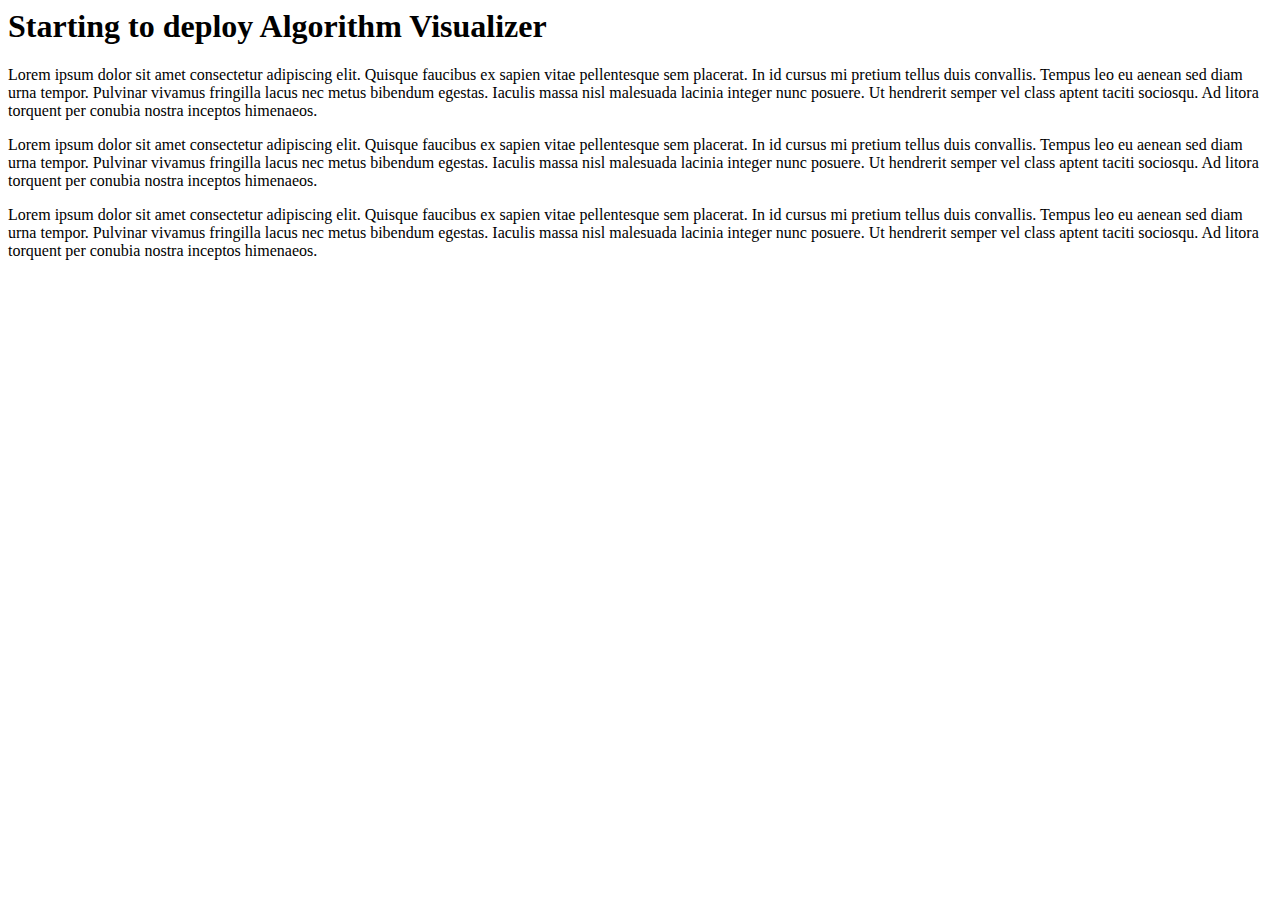
<file: index.html>
<html lang="en">
<head>
    <meta charset="UTF-8">
    <meta name="viewport" content="width=device-width, initial-scale=1.0">
    <title>Document</title>
</head>
<body>
    <h1> Starting to deploy Algorithm Visualizer</h1>
    <p> Lorem ipsum dolor sit amet consectetur adipiscing elit. Quisque faucibus ex sapien vitae pellentesque sem placerat. In id cursus mi pretium tellus duis convallis. Tempus leo eu aenean sed diam urna tempor. Pulvinar vivamus fringilla lacus nec metus bibendum egestas. Iaculis massa nisl malesuada lacinia integer nunc posuere. Ut hendrerit semper vel class aptent taciti sociosqu. Ad litora torquent per conubia nostra inceptos himenaeos.</p>
    <p> Lorem ipsum dolor sit amet consectetur adipiscing elit. Quisque faucibus ex sapien vitae pellentesque sem placerat. In id cursus mi pretium tellus duis convallis. Tempus leo eu aenean sed diam urna tempor. Pulvinar vivamus fringilla lacus nec metus bibendum egestas. Iaculis massa nisl malesuada lacinia integer nunc posuere. Ut hendrerit semper vel class aptent taciti sociosqu. Ad litora torquent per conubia nostra inceptos himenaeos.</p>
    <p> Lorem ipsum dolor sit amet consectetur adipiscing elit. Quisque faucibus ex sapien vitae pellentesque sem placerat. In id cursus mi pretium tellus duis convallis. Tempus leo eu aenean sed diam urna tempor. Pulvinar vivamus fringilla lacus nec metus bibendum egestas. Iaculis massa nisl malesuada lacinia integer nunc posuere. Ut hendrerit semper vel class aptent taciti sociosqu. Ad litora torquent per conubia nostra inceptos himenaeos.</p>

</body>
</html>
</file>
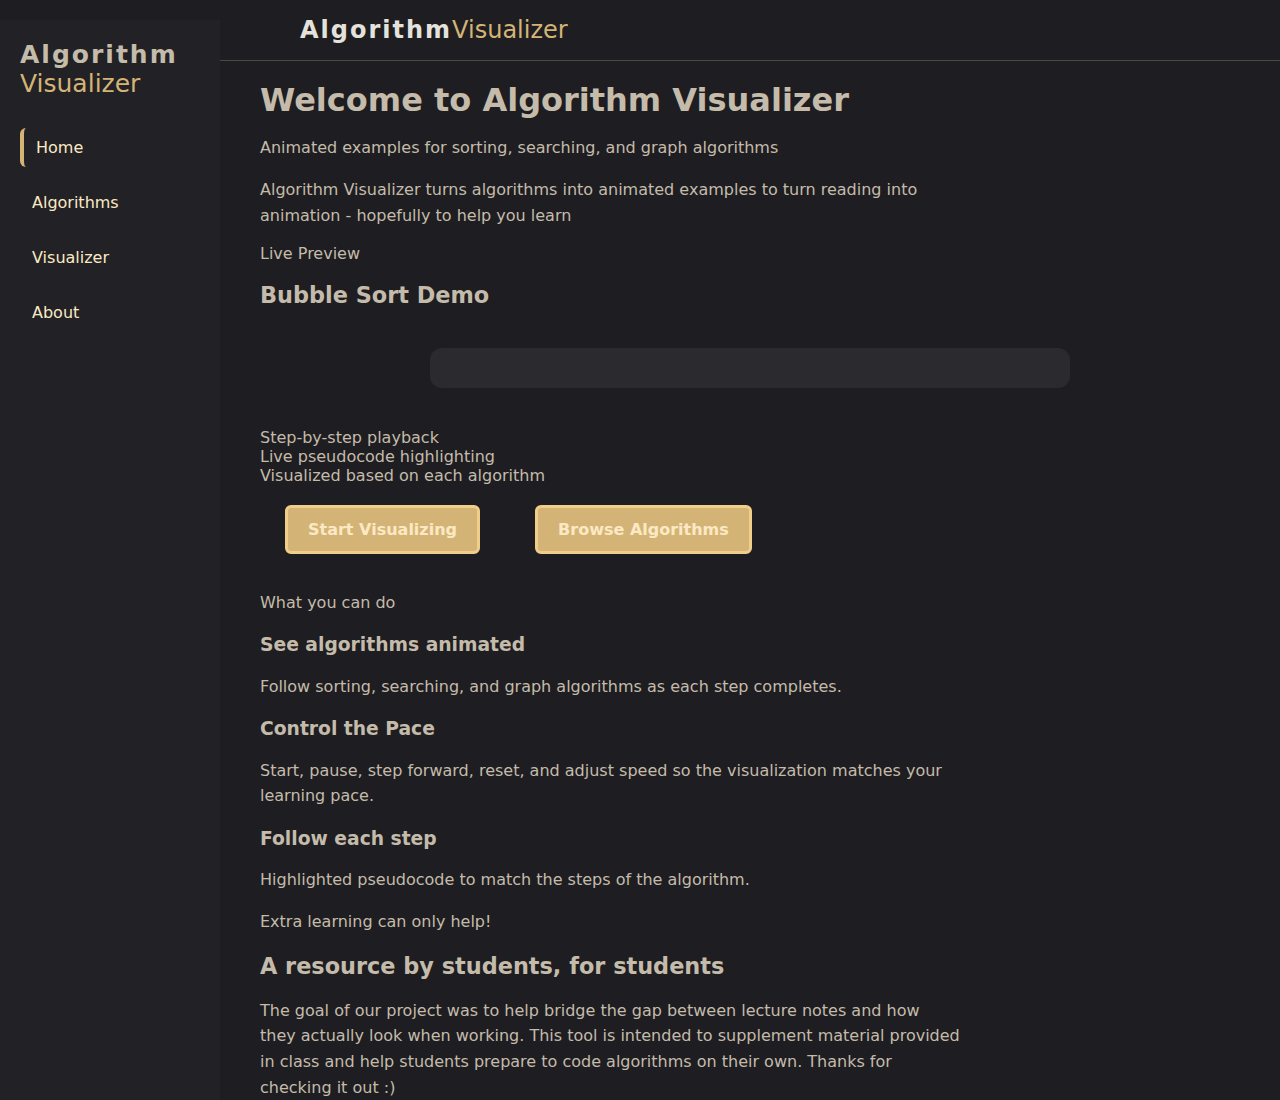
<file: root/index.html>
<!-- ===================== -->
<!-- ALGORITHM VISUALIZER -->
<!-- SENIOR PROJECT 2026 -->
 <!-- CARA ANTONUCCI & JASPER MARTIN-->
<!-- HOME PAGE -->
<!-- ===================== -->
<!DOCTYPE html>
<html lang="en">
<head>
    <!-- Character encoding -->
    <meta charset="UTF-8">

    <!-- Makes site responsive on different screen sizes -->
     <!-- does not mean anything for mobile - looks bad on small screen. future fix??? -->
    <meta name="viewport" content="width=device-width, initial-scale=1.0">

    <!-- makes browser tab title change -->
    <title>Algorithm Visualizer</title>

    <!-- Sidebar / menu layout -->
    <link rel="stylesheet" href="css/menu.css">

    <!-- colors, fonts, spacing -->
    <link rel="stylesheet" href="css/main.css">
</head>

<body>
    <div class="layout">
        <aside class="sidebar">
            <div class="logo">
                <h2 class="logo-top">Algorithm</h2>
                <h2 class="logo-lower">Visualizer</h2>
            </div>

            <nav class="nav-links">
                <a href="index.html" class="active">Home</a>
                <a href="algorithms.html">Algorithms</a>
                <a href="visualizer.html">Visualizer</a>
                <a href="about.html">About</a>
            </nav>
        </aside>

        <!-- Main header shown across the site -->
        <header class="site-header">
            <h1 class="word1">Algorithm</h1>
            <h1 class="word2">Visualizer</h1>
        </header>

        <!-- Home page content -->
        <main class="content home-page">
            <div class="home-intro">
                <h1>Welcome to Algorithm Visualizer</h1>
            </div>

            <!-- Hero card combines project intro + live preview -->
            <section class="hero-panel">
                <div class="hero-card">
                    <div class="hero-copy">
                        <p class="hero-kicker">Animated examples for sorting, searching, and graph algorithms</p>
                        <p class="hero-lead">
                            Algorithm Visualizer turns algorithms into animated examples
                            to turn reading into animation - hopefully to help you learn
                        </p>
                    </div>

                    <div class="preview-card">
                        <div class="preview-header">
                            <span class="preview-tag">Live Preview</span>
                            <h2>Bubble Sort Demo</h2>
                            
                        </div>
                        <div id="sort-preview"></div>
                        <div class="hero-highlights preview-highlights">
                            <div class="highlight-pill">Step-by-step playback</div>
                            <div class="highlight-pill">Live pseudocode highlighting</div>
                            <div class="highlight-pill">Visualized based on each algorithm</div>
                        </div>
                        <div class="hero-actions preview-actions">
                            <a class="cta cta-primary" href="visualizer.html">Start Visualizing</a>
                            <a class="cta cta-secondary" href="algorithms.html">Browse Algorithms</a>
                        </div>
                    </div>
                </div>
            </section>

            <!-- feature guide, summarized to make page look nicer -->
            <section class="feature-section">
                <div class="section-heading">
                    <p class="section-kicker">What you can do</p>
                </div>

                <div class="feature-grid">
                    <article class="feature-card">
                        <h3>See algorithms animated</h3>
                        <p>Follow sorting, searching, and graph algorithms as each step completes.</p>
                    </article>
                    <article class="feature-card">
                        <h3>Control the Pace</h3>
                        <p>Start, pause, step forward, reset, and adjust speed so the visualization matches your learning pace.</p>
                    </article>
                    <article class="feature-card">
                        <h3>Follow each step</h3>
                        <p>Highlighted pseudocode to match the steps of the algorithm.</p>
                    </article>
                </div>
            </section>

            <!-- more info -->
            <section class="overview-panel">
                <div class="overview-copy">
                    <p class="section-kicker">Extra learning can only help!</p>
                    <h2 class="section-title-left">A resource by students, for students</h2>
                    <p>
                        The goal of our project was to help bridge the gap between lecture notes and how they actually look
                        when working. This tool is intended to supplement material provided in class and help students
                        prepare to code algorithms on their own. 
                        Thanks for checking it out :)
                    </p>
                </div>

                <div class="overview-callout">
                    <h3>To start</h3>
                    <ol>
                        <li>Go to Visualizer</li>
                        <li>Pick your algorithm</li>
                        <li>Follow along and use the controls as needed</li>
                    </ol>
                    <a class="cta cta-primary" href="visualizer.html">Open the Visualizer</a>
                </div>
            </section>
        </main>
    </div>

    <!-- D3 powers the live preview animation -->
    <script src="https://d3js.org/d3.v7.min.js"></script>
    <script src="js/home.js"></script>
</body>
</html>
</file>
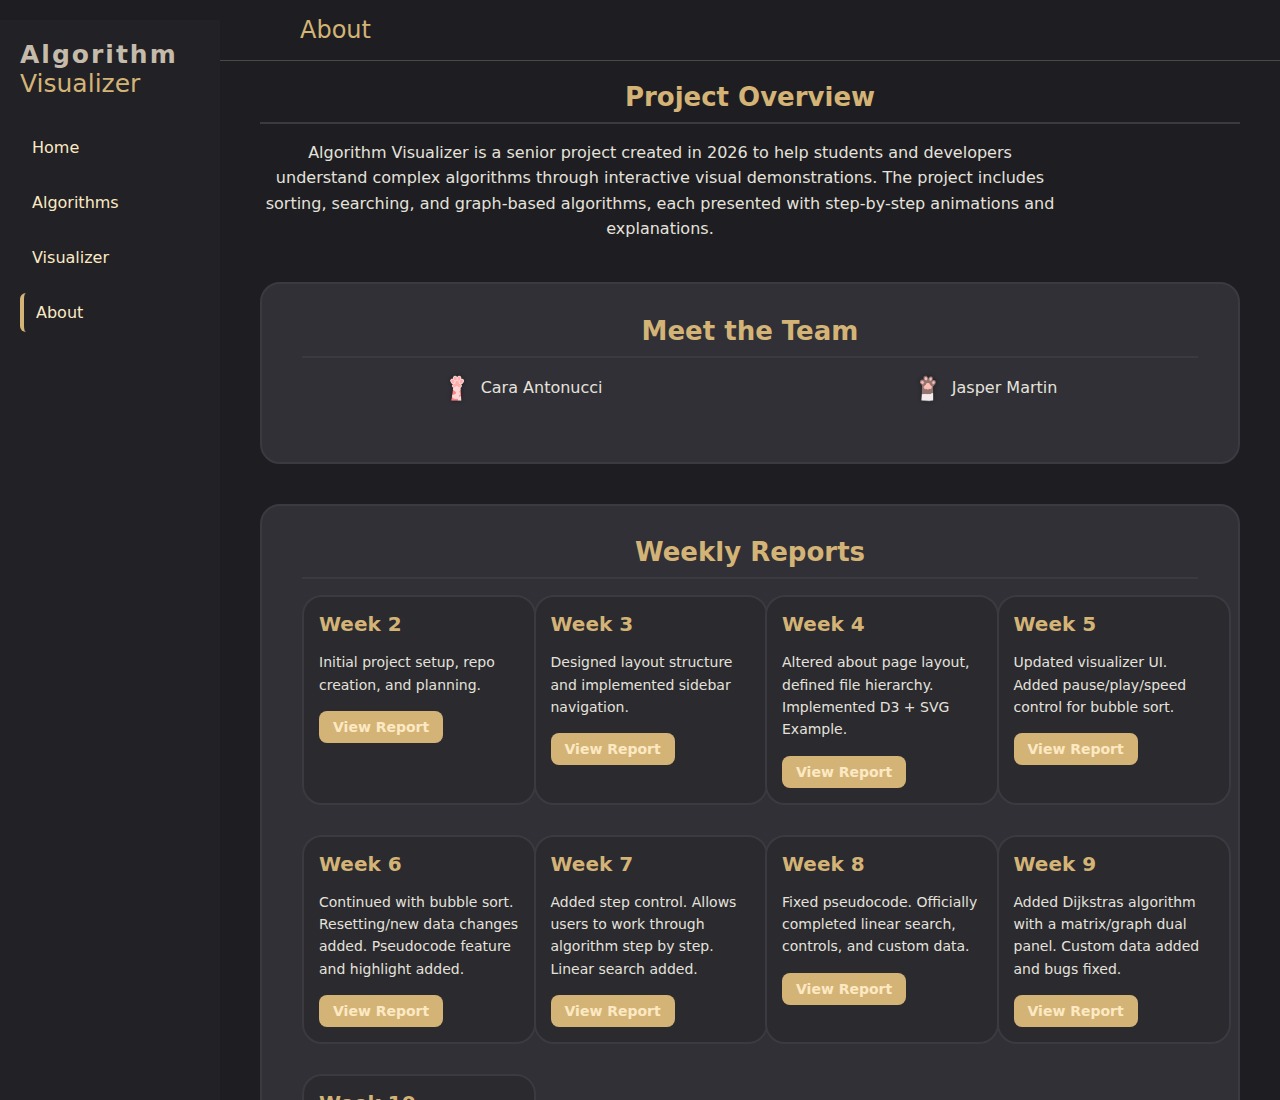
<file: root/about.html>
<!-- ===================== -->
<!-- ALGORITHM VISUALIZER -->
<!-- SENIOR PROJECT 2026 -->
<!-- ABOUT PAGE -->
<!-- ===================== -->
<!DOCTYPE html>
<html lang="en">
<head>
    <!-- Character encoding -->
    <meta charset="UTF-8">

    <!-- Makes site responsive on different screen sizes -->
    <meta name="viewport" content="width=device-width, initial-scale=1.0">

    <!-- Browser tab title -->
    <title>Algorithm Visualizer</title>

    <!-- ===================== -->
    <!-- CSS -->
    <!-- ===================== -->

    <!-- Sidebar / menu layout -->
    <link rel="stylesheet" href="css/menu.css">

    <!-- Global colors, fonts, spacing -->
    <link rel="stylesheet" href="css/main.css">
</head>

<body>

    <!-- ===================== -->
    <!-- Page Layout Wrapper -->
    <!-- Holds sidebar + main content -->
    <!-- ===================== -->
    <div class="layout">

        <!-- ===================== -->
        <!-- Sidebar Navigation -->
        <!-- Full-height vertical menu -->
        <!-- ===================== -->
        <aside class="sidebar">

            <!-- Project title / logo -->
        <div class="logo">
            <h2 class="logo-top">Algorithm</h2>
            <h2 class="logo-lower">Visualizer</h2>
        </div>

            <!-- Navigation links -->
            <nav class="nav-links">
                <a href="index.html">Home</a> <!-- class active indicates which page the user is currently on.-->
                <a href="algorithms.html">Algorithms</a>
                <a href="visualizer.html">Visualizer</a>
                <a href="about.html"class ="active">About</a>
            </nav>
        </aside>

        <!-- Page header -->
        <header class="site-header">
            <h1 class="word2"> About </h1>
        </header>

        <!-- ===================== -->
        <!-- Main Page Content -->
        <!-- Unique to this page -->
        <!-- ===================== -->
        <!-- About page content -->
        <main class="content">

            <!-- Short description of what the project is -->
            <div class="section">
                <h2 class="section-title">Project Overview</h2>
                <p class="overview-text">
                    Algorithm Visualizer is a senior project created in 2026 to help students and developers
                    understand complex algorithms through interactive visual demonstrations. The project includes
                    sorting, searching, and graph-based algorithms, each presented with step-by-step animations
                    and explanations.
                </p>
            </div>
            <!-- Team members section -->
            <div class="section card-wrapper">
                
            
                <div class="team-card">
                    <h2 class="section-title">Meet the Team</h2>
                    <div class="team-row">
                        <div class="team-member">
                            <img src="cat2.png" class="team-icon">
                            <span>Cara Antonucci</span>
                        </div>
            
                        <div class="team-member">
                            <img src="cat1.png" class="team-icon">
                            <span>Jasper Martin</span>
                        </div>
            
                    
                    </div>
                </div>
            </div>
            <!-- Weekly report section -->
            <div class="card-wrapper">
                <h2 class="section-title">Weekly Reports</h2>
            
                <div class="reports-row">
            
                    <div class="report-card">
                        <h3>Week 2</h3>
                        <p>Initial project setup, repo creation, and planning.</p>
                        <a href="documentation/WeeklyReport1D.docx" class="report-btn">View Report</a>
                    </div>
            
                    <div class="report-card">
                        <h3>Week 3</h3>
                        <p>Designed layout structure and implemented sidebar navigation.</p>
                        <a href="documentation/WeeklyReport2D.docx" class="report-btn">View Report</a>
                    </div>
            
                    <div class="report-card">
                        <h3>Week 4</h3>
                        <p>Altered about page layout, defined file hierarchy. Implemented D3 + SVG Example.</p>
                        <a href="documentation/WeeklyReport3D.docx" class="report-btn">View Report</a>
                    </div>
                    <div class="report-card">
                        <h3>Week 5</h3>
                        <p>Updated visualizer UI. Added pause/play/speed control for bubble sort.</p>
                        <a href="documentation/WeeklyReport4D.docx" class="report-btn">View Report</a>
                    </div>
                    <div class="report-card">
                        <h3>Week 6</h3>
                        <p>Continued with bubble sort. Resetting/new data changes added. Pseudocode feature and highlight added.</p>
                        <a href="documentation/WeeklyReport5D.docx" class="report-btn">View Report</a>
                    </div>
                    <div class="report-card">
                        <h3>Week 7</h3>
                        <p>Added step control. Allows users to work through algorithm step by step. Linear search added.</p>
                        <a href="documentation/WeeklyReport6D.docx" class="report-btn">View Report</a>
                    </div>
                    <div class="report-card">
                        <h3>Week 8</h3>
                        <p>Fixed pseudocode. Officially completed linear search, controls, and custom data.  </p>
                        <a href="documentation/WeeklyReport7D.docx" class="report-btn">View Report</a>
                    </div>
                    <div class="report-card">
                        <h3>Week 9</h3>
                        <p>Added Dijkstras algorithm with a matrix/graph dual panel. Custom data added and bugs fixed.</p>
                        <a href="documentation/WeeklyReport9D.docx" class="report-btn">View Report</a>
                    </div>
                    <div class="report-card">
                        <h3>Week 10</h3>
                        <p>x.</p>
                        <a href="#" class="report-btn">View Report</a>
                    </div>
                    
                </div>
            </div>   
        

        </main>

    </div>

    <!-- ABOUT PAGE DOES NOT NEED D3 -->
    <script src="js/home.js"></script>

</body>
</html>
</file>
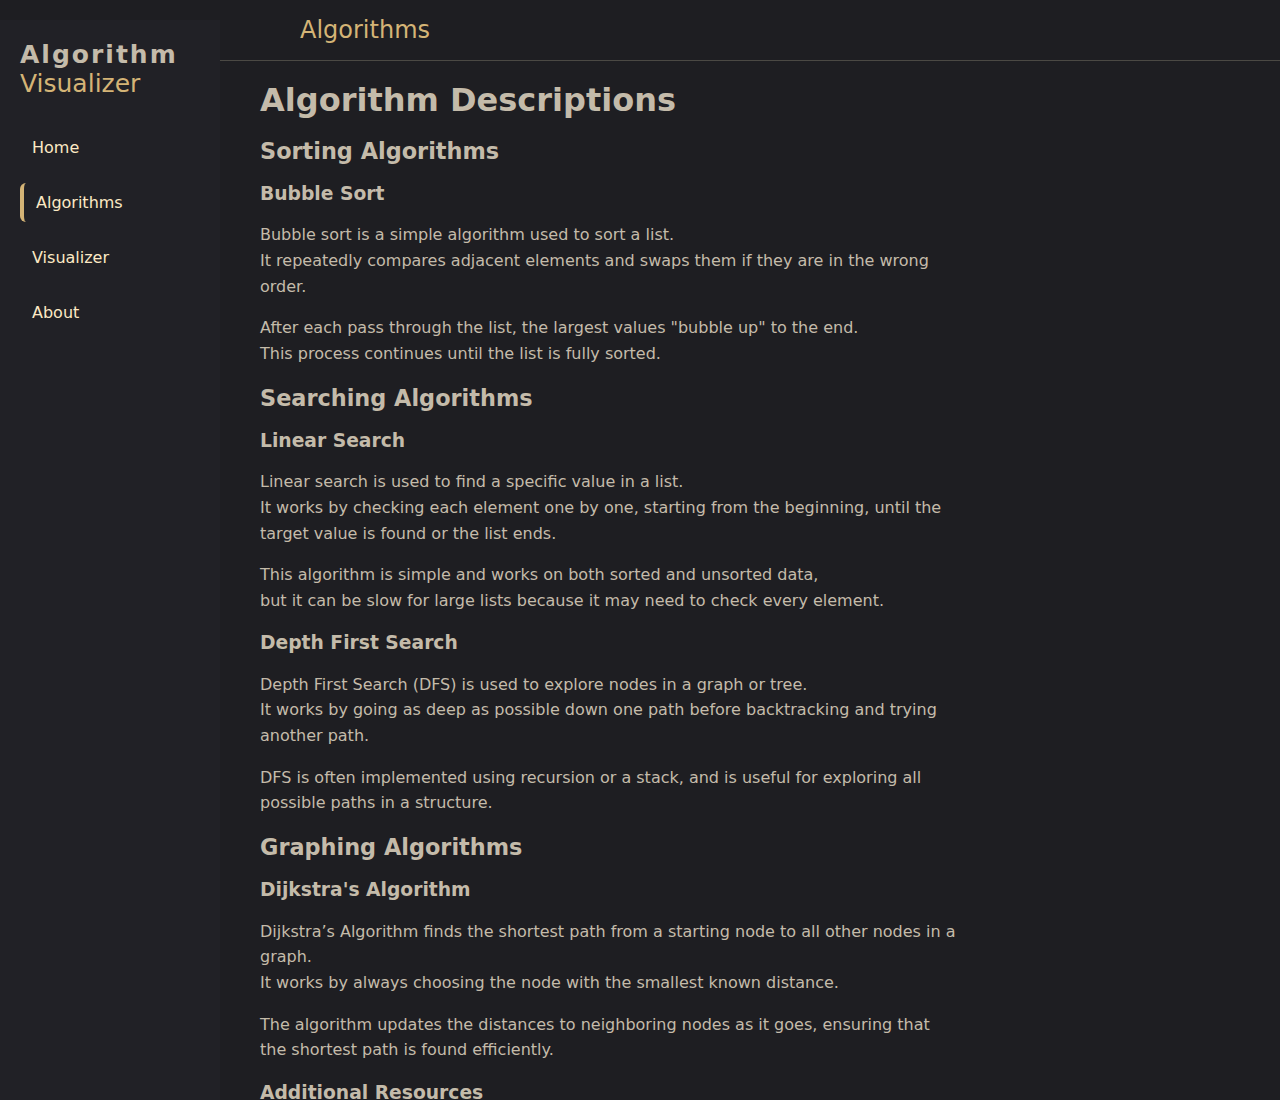
<file: root/algorithms.html>
<!DOCTYPE html>
<html lang="en">
<head>
    <!-- Character encoding -->
    <meta charset="UTF-8">

    <!-- Makes site responsive on different screen sizes -->
    <meta name="viewport" content="width=device-width, initial-scale=1.0">

    <!-- Browser tab title -->
    <title>Algorithm Visualizer</title>

    <!-- ===================== -->
    <!-- CSS -->
    <!-- ===================== -->

    <!-- Sidebar / menu layout -->
    <link rel="stylesheet" href="css/menu.css">

    <!-- Global colors, fonts, spacing -->
    <link rel="stylesheet" href="css/main.css">
</head>

<body>

    <!-- ===================== -->
    <!-- Page Layout Wrapper -->
    <!-- Holds sidebar + main content -->
    <!-- ===================== -->
    <div class="layout">

        <!-- ===================== -->
        <!-- Sidebar Navigation -->
        <!-- Full-height vertical menu -->
        <!-- ===================== -->
        <aside class="sidebar">

            <!-- Project title / logo -->
        <div class="logo">
            <h2 class="logo-top">Algorithm</h2>
            <h2 class="logo-lower">Visualizer</h2>
        </div>

            <!-- Navigation links -->
            <nav class="nav-links">
                <a href="index.html">Home</a> <!-- class active indicates which page the user is currently on.-->
                <a href="algorithms.html"class ="active">Algorithms</a>
                <a href="visualizer.html">Visualizer</a>
                <a href="about.html">About</a>
            </nav>
        </aside>

        <header class="site-header">
            <h1 class="word2"> Algorithms </h1>
        </header>

        <!-- ======================= -->
        <!-- Algorithms Page Content -->
        <!-- Unique to this page ------>
        <!-- ======================= -->
        <main class="content">
       
        
            <!-- Page heading -->
            <h1>Algorithm Descriptions</h1> <!-- change color to yellow-->
            
            
            
            
            <!-- Sorting Algorithm descriptions -->
            <h2 class="algorithm-category-header">Sorting Algorithms</h2>
            
            <h3 class="algorithm-header">Bubble Sort</h3>
            <p> 
            	 Bubble sort is a simple algorithm used to sort a list. <br>
            	 It repeatedly compares adjacent elements and swaps them if they are in the wrong order. 
            </p>
            
            <p> 
            	 After each pass through the list, the largest values "bubble up" to the end. <br>
            	 This process continues until the list is fully sorted.
            </p>
            
            
            
            
            <!-- Searching Algorithm descriptions -->
            <h2 class="algorithm-category-header">Searching Algorithms</h2>
            
            <h3 class="algorithm-header">Linear Search</h3>
            <p> 
            	Linear search is used to find a specific value in a list. <br>
            	It works by checking each element one by one, starting from 
            	the beginning, until the target value is found or the list ends.
            </p>
            
            <p>
            	This algorithm is simple and works on both sorted and unsorted data, <br>
            	but it can be slow for large lists because it may need to check every element. 
        	</p>
        	
        	
            
            <h3 class="algorithm-header">Depth First Search</h3>
            <p> 
            	Depth First Search (DFS) is used to explore nodes in a graph or tree. <br>
            	It works by going as deep as possible down one path before backtracking and trying another path.
            </p>
            
            <p> 
            	DFS is often implemented using recursion or a stack,
            	and is useful for exploring all possible paths in a structure.
            </p>
            
            
            
            <!-- Graphing Algorithm descriptions -->
            <h2 class="algorithm-category-header">Graphing Algorithms</h2>
            
           <h3 class="algorithm-header">Dijkstra's Algorithm</h3>
            <p> 
            	Dijkstra’s Algorithm finds the shortest path from a starting node to all other nodes in a graph. <br>
    			It works by always choosing the node with the smallest known distance.
            </p>
            
            <p>
            	The algorithm updates the distances to neighboring nodes 
            	as it goes, ensuring that the shortest path is found efficiently.
        	</p>
            
            <!-- Additional resources area, links -->
			<h3 class="resources-header">Additional Resources</h3>
			<ul>
			
			
			    <li>
			        Learn more about Bubble Sort:
			        <a href="https://www.geeksforgeeks.org/dsa/bubble-sort-algorithm/" target="_blank">
			            GeeksforGeeks
			        </a>
			        
			    </li>
			    
			    
			    
			    <li>
			        Learn more about Linear Search:
			        <a href="https://www.tutorialspoint.com/data_structures_algorithms/linear_search_algorithm.htm" target="_blank">
			            Tutorialspoint
			        </a>
			        
			    </li>
	
	
	
			    <li>
			        Learn more about Depth First Search:
			        <a href="https://www.tutorialspoint.com/data_structures_algorithms/depth_first_traversal.htm" target="_blank">
			            Tutorialspoint
			        </a>
			    </li>
	
	
	
			    <li>
			        Learn more about Dijkstra's Algorithm:
			        <a href="https://www.w3schools.com/dsa/dsa_algo_graphs_dijkstra.php" target="_blank">
			            W3Schools
			        </a>
			    </li>
			  
			    
			</ul>
			
        </main>

    </div>

    <!-- ===================== -->
    <!-- JavaScript -->
    <!-- No D3 on Home page -->
    <!-- ===================== -->
    <script src="js/script.js"></script>

</body>
</html>
</file>
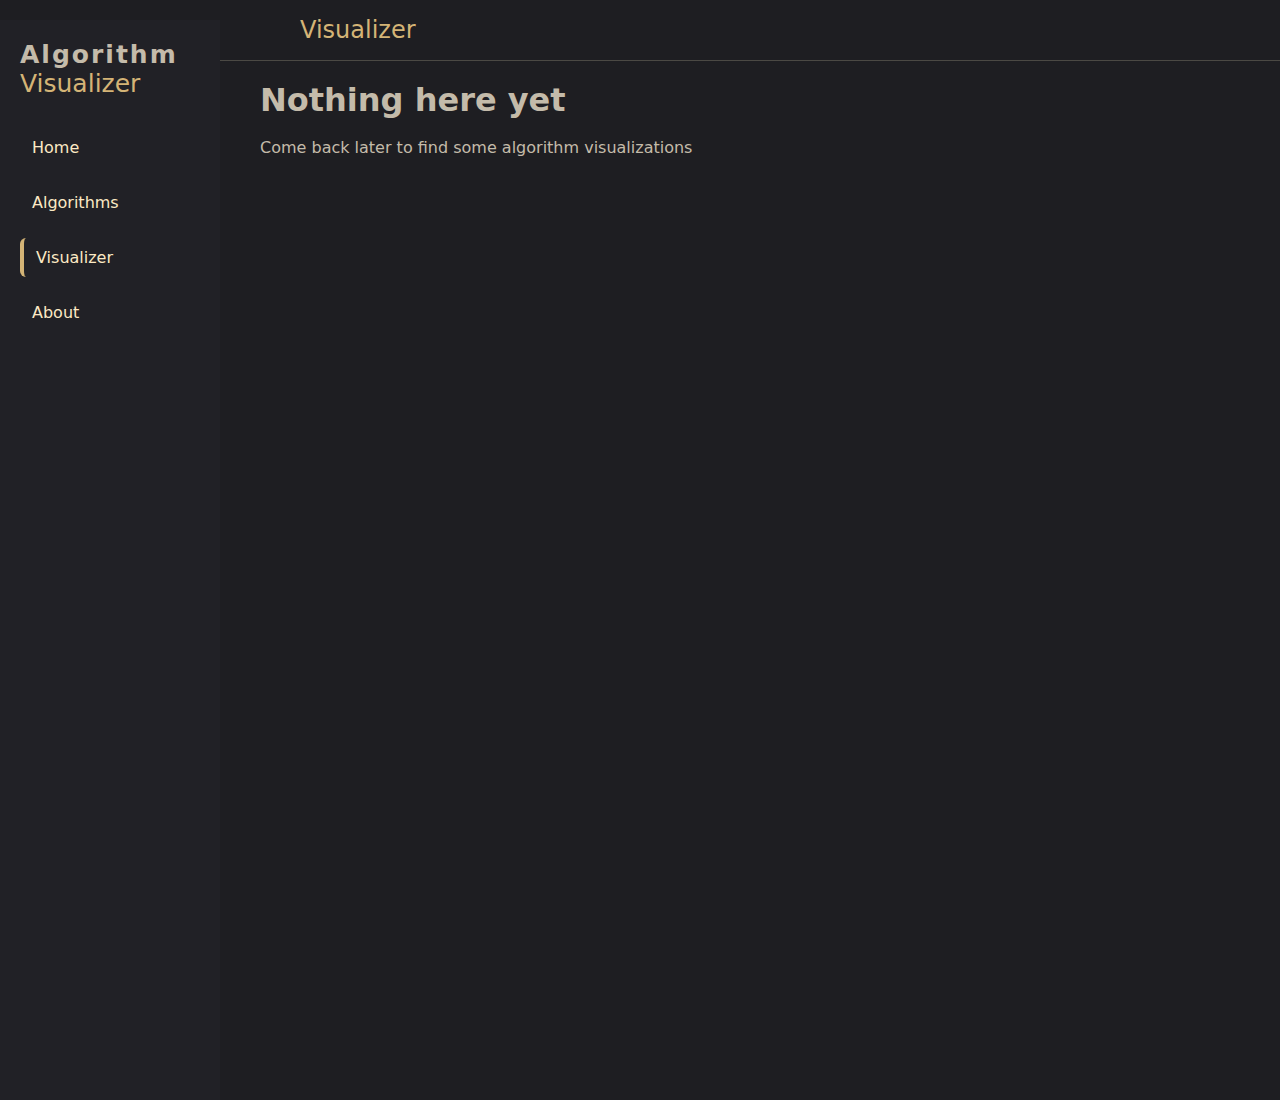
<file: root/Visualizer.html>
<!DOCTYPE html>
<html lang="en">
<head>
    <!-- Character encoding -->
    <meta charset="UTF-8">

    <!-- Makes site responsive on different screen sizes -->
    <meta name="viewport" content="width=device-width, initial-scale=1.0">

    <!-- Browser tab title -->
    <title>Algorithm Visualizer</title>

    <!-- ===================== -->
    <!-- CSS -->
    <!-- ===================== -->

    <!-- Sidebar / menu layout -->
    <link rel="stylesheet" href="css/menu.css">

    <!-- Global colors, fonts, spacing -->
    <link rel="stylesheet" href="css/main.css">
</head>

<body>

    <!-- ===================== -->
    <!-- Page Layout Wrapper -->
    <!-- Holds sidebar + main content -->
    <!-- ===================== -->
    <div class="layout">

        <!-- ===================== -->
        <!-- Sidebar Navigation -->
        <!-- Full-height vertical menu -->
        <!-- ===================== -->
        <aside class="sidebar">

            <!-- Project title / logo -->
        <div class="logo">
            <h2 class="logo-top">Algorithm</h2>
            <h2 class="logo-lower">Visualizer</h2>
        </div>

            <!-- Navigation links -->
            <nav class="nav-links">
                <a href="index.html">Home</a> <!-- class active indicates which page the user is currently on.-->
                <a href="algorithms.html">Algorithms</a>
                <a href="visualizer.html"class ="active">Visualizer</a>
                <a href="about.html">About</a>
            </nav>
        </aside>

        <header class="site-header">
            <h1 class="word2"> Visualizer </h1>
        </header>

        <!-- ===================== -->
        <!-- Main Page Content -->
        <!-- Unique to this page -->
        <!-- ===================== -->
        <main class="content">

            <!-- Page heading -->
            <h1>Nothing here yet</h1> <!-- change color to yellow-->

            <!-- Short intro text -->
            <p>
               Come back later to find some algorithm visualizations
            </p>

            

        </main>

    </div>

    <!-- ===================== -->
    <!-- JavaScript -->
    <!-- No D3 on Home page -->
    <!-- ===================== -->
    <script src="js/script.js"></script>

</body>
</html>
</file>
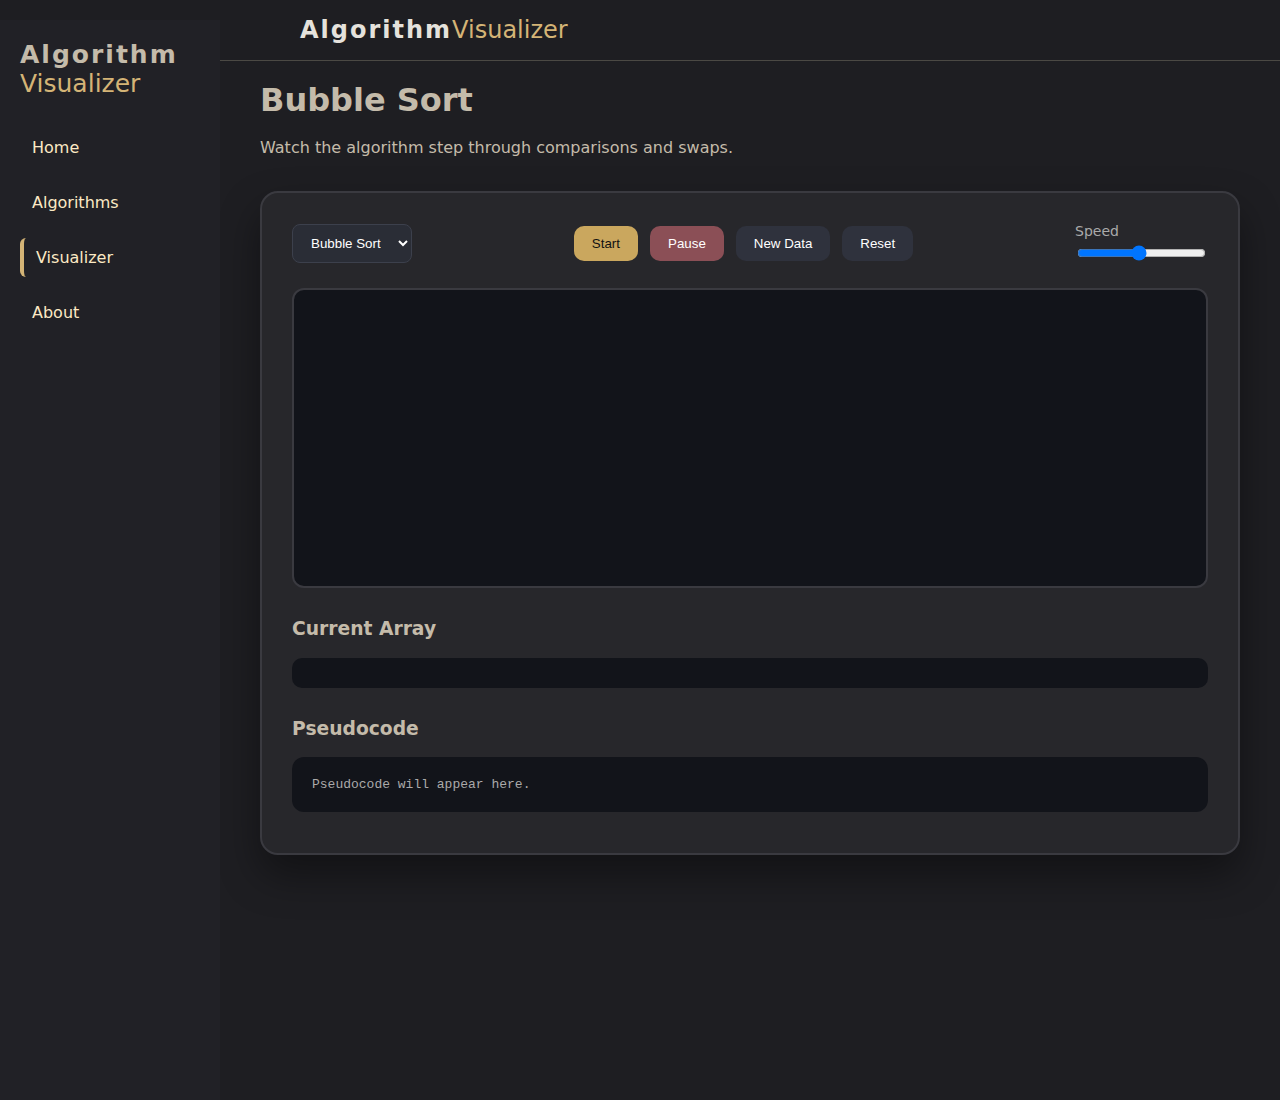
<file: root/visualizer.html>
<!DOCTYPE html>
<html lang="en">
<head>
    <meta charset="UTF-8">
    <meta name="viewport" content="width=device-width, initial-scale=1.0">
    <title>Visualizer</title>

    <!-- SAME CSS AS INDEX -->
    <link rel="stylesheet" href="css/menu.css">
    <link rel="stylesheet" href="css/main.css">

    <!-- Page-specific styling -->
    <link rel="stylesheet" href="css/visualizer.css">
</head>

<body>

<div class="layout">

    <!-- Sidebar -->
    <aside class="sidebar">

        <div class="logo">
            <h2 class="logo-top">Algorithm</h2>
            <h2 class="logo-lower">Visualizer</h2>
        </div>

        <nav class="nav-links">
            <a href="index.html">Home</a>
            <a href="algorithms.html">Algorithms</a>
            <a href="visualizer.html" class="active">Visualizer</a>
            <a href="about.html">About</a>
        </nav>
    </aside>

    <!-- SAME HEADER STRUCTURE -->
    <header class="site-header">
        <h1 class="word1"> Algorithm </h1>
        <h1 class="word2"> Visualizer </h1>
    </header>

    <!-- Main Content -->
    <main class="content">

        <h1>Bubble Sort</h1>

        <p>
            Watch the algorithm step through comparisons and swaps.
        </p>

        <div class="visualizer-card">

            <div class="controls-row">

                <select id="algorithm-select" class="control-select">
                    <option value="bubble">Bubble Sort</option>
                </select>

                <div class="button-group">
                    
                    <button id="start-btn" class="btn btn-start">Start</button>
                    <button id="pause-btn" class="btn btn-pause">Pause</button>
                    <button id="newdata-btn" class="btn btn-reset">New Data</button>
                    <button id="reset-btn" class="btn btn-reset">Reset</button>
                </div>
                <div class="speed-control">
                    <label for="speed-slider">Speed</label>
                    <input 
                        type="range" 
                        id="speed-slider"
                        min="1"
                        max="20"
                        value="10"
>
                </div>
            </div>

            <div id="visualizer-canvas" class="canvas-box"></div>
            <!-- Array Display -->
            <div class="array-display">
                <h3>Current Array</h3>
                <div id="array-values" class="array-values">
                
    </div>
</div>

<!-- Pseudocode Placeholder -->
<div class="pseudocode-display">
    <h3>Pseudocode</h3>
    <div class="pseudocode-box" id="pseudocode-box">
        Pseudocode will appear here.
    </div>
</div>
        </div>

    </main>

</div>

<!-- D3 + JS -->
<script src="https://d3js.org/d3.v7.min.js"></script>
<script src="js/visualizer.js"></script>

</body>
</html>
</file>
<file: root/css/menu.css>
/***********************
    ALGORITHM VISUALIZER
    SENIOR PROJECT 2026
    CARA ANTONUCCI & JASPER MARTIN
    SHARED MENU / LAYOUT CSS
************************/


/* PAGE LAYOUT */


.layout {
    /* Sidebar + content side by side */
    display: flex;
  
    /* Fill full browser height */
    height: 120vh;
  }
  

  /* SIDEBAR */

  
  .sidebar {
    /* Fixed width */
    width: 180px;
  
    /* Darker than main background */
    background-color: #212126;
  
    /* Inner spacing */
    padding: 20px;
  
    /* Prevent shrinking on small screens */
    flex-shrink: 0;
  }
  
  
  /* LOGO */
  
  .logo h2 {
    margin: 0;
    font-size: 25px;
    
    
  }
  .logo-top {
    text-align: left;
    letter-spacing: 2px;
    color: #e5e2dc,; /* accent color */
  }
  .logo-lower {
    text-align: left;
    font-weight: 450;
    padding-bottom: 30px;
    color: #d4b476; /* accent color */
  }
  
  /* NAVIGATION LINKS */
 
  
  .nav-links {
    display: flex;
    flex-direction: column;
    gap: 16px;
  }
  
  .nav-links a {
    color: #E5E2DC;
    text-decoration: none;
  
    padding: 10px 12px;
    border-radius: 6px;
  
    transition: background-color 0.2s ease;
  }
  
  .nav-links a:hover {
    background-color: #52492b;
  }
  
  .nav-links a.active {
    border-left: 4px solid #d4b476
  }

  /* MAIN CONTENT AREA */

  
  .content {
    /* Take remaining space */
    flex: 1;
  
    /* Page padding */
    padding: 40px;
  
    /* Allow scrolling if content overflows */
    overflow-y: auto;
  }
</file>
<file: root/css/visualizer.css>
.visualizer-card {
    background: #27272b;
    padding: 30px;
    border-radius: 18px;
    border: 2px solid #3a3a40;
    box-shadow: 0 20px 40px rgba(0,0,0,0.4);
    margin-top: 30px;
    min-height: 600px;
}

.controls-row {
    display: flex;
    justify-content: space-between;
    align-items: center;
    margin-bottom: 25px;
}

.control-select {
    background: #2a2d36;
    color: white;
    border: 1px solid #3c404c;
    padding: 10px 14px;
    border-radius: 8px;
}

.button-group {
    display: flex;
    gap: 12px;
}

.btn {
    padding: 10px 18px;
    border-radius: 10px;
    border: none;
    cursor: pointer;
    font-weight: 500;
    transition: 0.2s ease;
}

.btn-start {
    background: #caa75e;
    color: #111;
}

.btn-pause {
    background: #8b4f56;
    color: white;
}

.btn-reset {
    background: #2f323d;
    color: white;
}

.btn:hover {
    transform: translateY(-2px);
    opacity: 0.9;
}

.canvas-box {
    height: 300px;
    width: 100%;
    background: #12141a;
    border: 2px solid #3a3a40;
    border-radius: 12px;
    box-sizing: border-box;
    overflow: hidden;
}
.array-display {
    margin-top: 30px;
}

.array-values {
    background: #12141a;
    padding: 15px;
    border-radius: 10px;
    font-family: monospace;
    font-size: 18px;
    color: #d4b476;
    margin-top: 10px;
}

.pseudocode-display {
    margin-top: 30px;
}

.pseudocode-box {
    background: #12141a;
    padding: 20px;
    border-radius: 12px;
    font-family: monospace;
    color: #aaa;
    margin-top: 10px;
}
.speed-control {
    display: flex;
    flex-direction: column;
    font-size: 14px;
    color: #aaa;
}

#speed-slider {
    margin-top: 6px;
    cursor: pointer;
}
.bar.compare {
    background-color: #f39c12 !important; /* Orange */
}

.bar.swap {
    background-color: #e74c3c !important; /* Red */
}

.array-cell.compare {
    background-color: #f39c12 !important;
}

.array-cell.swap {
    background-color: #e74c3c !important;
}
</file>
<file: root/css/main.css>
/* ===================== */
/* Global Reset / Base */
/* ===================== */
.site-header {
  position: fixed;
  top: 0;
  left: 220px;
  right: 0px;
  height: 60px;

  display: flex;
  align-items: center;
  padding: 0 80px;
  border-bottom: .5px solid #4b4944;

  background-color: #1e1e22;

}
.site-header h1 {
  
  margin: 0;
  font-size: 24px;

}
.word1 {
  text-align: left;
  letter-spacing: 2px;
  color: #e5e2dc; /* accent color */
}
.word2 {
  text-align: left;
  font-weight: 450;
  
  color: #d4b476; /* accent color */
}
body {
  /* Remove default browser spacing */
  margin: 0;  
  padding-top: 20px;

  /* Background color from your palette */
  background-color: #1e1e22;
  
  /* Default text color */
  color: #c4bbaa;

  /* Clean, readable system font */
  font-family: system-ui, -apple-system, BlinkMacSystemFont, sans-serif;
}

/* ===================== */
/* Headings */
/* ===================== */

h1 {
  font-size: 2rem;
  margin-bottom: 16px;
}

h2 {
  font-size: 1.4rem;
}

/* ===================== */
/* Paragraphs */
/* ===================== */

p {
  line-height: 1.6;
  max-width: 700px;
}

/* ===================== */
/* Call-to-Action Button */
/* ===================== */

.cta {
  display: inline-block; /* allows padding + margin */
  margin: 20px 25px;

  padding: 12px 20px;

  background-color: #D4B476; /* accent color */
  color: #fffffe;
  border-color: #f0cd89;
  border-style: solid;
  text-decoration: none;
  font-weight: 600;

  border-radius: 6px;

  transition: transform 0.15s ease, box-shadow 0.2s ease;

}


.content.visualizer-page  {
 display: flex;
  flex-direction: column;      
  align-items: flex-start;   
  justify-content: flex-start;  

  width: calc(100% - 220px);    
  min-height: calc(100vh - 60px); 
  
  margin-left: 220px; 
  padding-top: 60px;  
            
  gap: 20px;            


}

.visualizer-box {
  width: 70%;
  max-width: 900px;
  height: 500px;
  
  background-color: #2e2e2e;
  border-radius: 20px;
  
  padding: 20px;
  
  display: flex;
  justify-content: center;
  align-items: center;
  flex-direction: column;

  box-shadow: 0 10px 25px rgba(0,0,0,0.4);
}

.cta:hover {
  background-color: #e3c98c;
  transform: translateY(-4px);

}
a:link {
  color: #fce9c4;
}


.reports-row {
display: grid;
grid-template-columns: repeat(auto-fit, minmax(200px, 1fr));
gap: 30px;
justify-content: center;
width: 100%;
}

.report-card {
background-color: #2a2a2f;
border: 2px solid #3a3a40;
border-radius: 20px;
padding: 15px;
width: 200px;


display: flex;
flex-direction: column;
gap: 15px;
transition: transform 0.15s ease, box-shadow 0.2s ease;

}
.report-card:hover {
transform: translateY(-4px);
box-shadow: 0 6px 14px rgba(0,0,0,0.35);
}
.report-card h3 {
margin: 0;
color: #d4b476;
font-size: 20px;
}

.report-card p {
margin: 0;
color: #e5e2dc;
font-size: 14px;
}
.report-btn {
background-color: #d4b476;
color: #1e1e22;
padding: 8px 14px;
border-radius: 8px;
text-decoration: none;
font-weight: bold;
font-size: 14px;
align-self: flex-start;

transition: background-color 0.2s ease, transform 0.15s ease;
}

.report-btn:hover {
background-color: #bfa063;
transform: translateY(-2px);
}

.section-title {
font-size: 26px;
color: #d4b476;
margin-bottom: 16px;
padding-bottom: 10px;
text-align: center;
border-bottom: 2px solid #3a3a40;
}
.overview-text {
color: #e5e2dc;
line-height: 1.6;
max-width: 800px;
text-align: center;
}


.card-wrapper {
background-color: #303036;
padding: 10px 40px 40px 40px;
border-radius: 20px;
border: 2px solid #3a3a40;
margin-top: 40px;
}


.team-row {
display: flex;
justify-content: space-around;
align-items: center;
gap: 30px;
flex-wrap: wrap;
}
.team-member {
display: flex;
align-items: center;
gap: 10px;
padding-bottom: 20px;
color: #e5e2dc;
font-size: 16px;
}
.team-icon {
width: 28px;
height: 28px;
filter: drop-shadow(0 0 2px rgba(0,0,0,0.4));
}
#sort-preview {
width: 100%;
max-width: 600px;
margin: 40px auto;
background-color: #2a2a2f;
border-radius: 12px;
padding: 20px;
}
.content.visualizer-page #visualizer-canvas {
  width: 100%;
  height: 260px; /* Gives SVG real height */
  margin-top: 20px;
  background-color: #2a2a2f;
  border-radius: 12px;
  padding: 10px;
  box-sizing: border-box;
}
</file>
